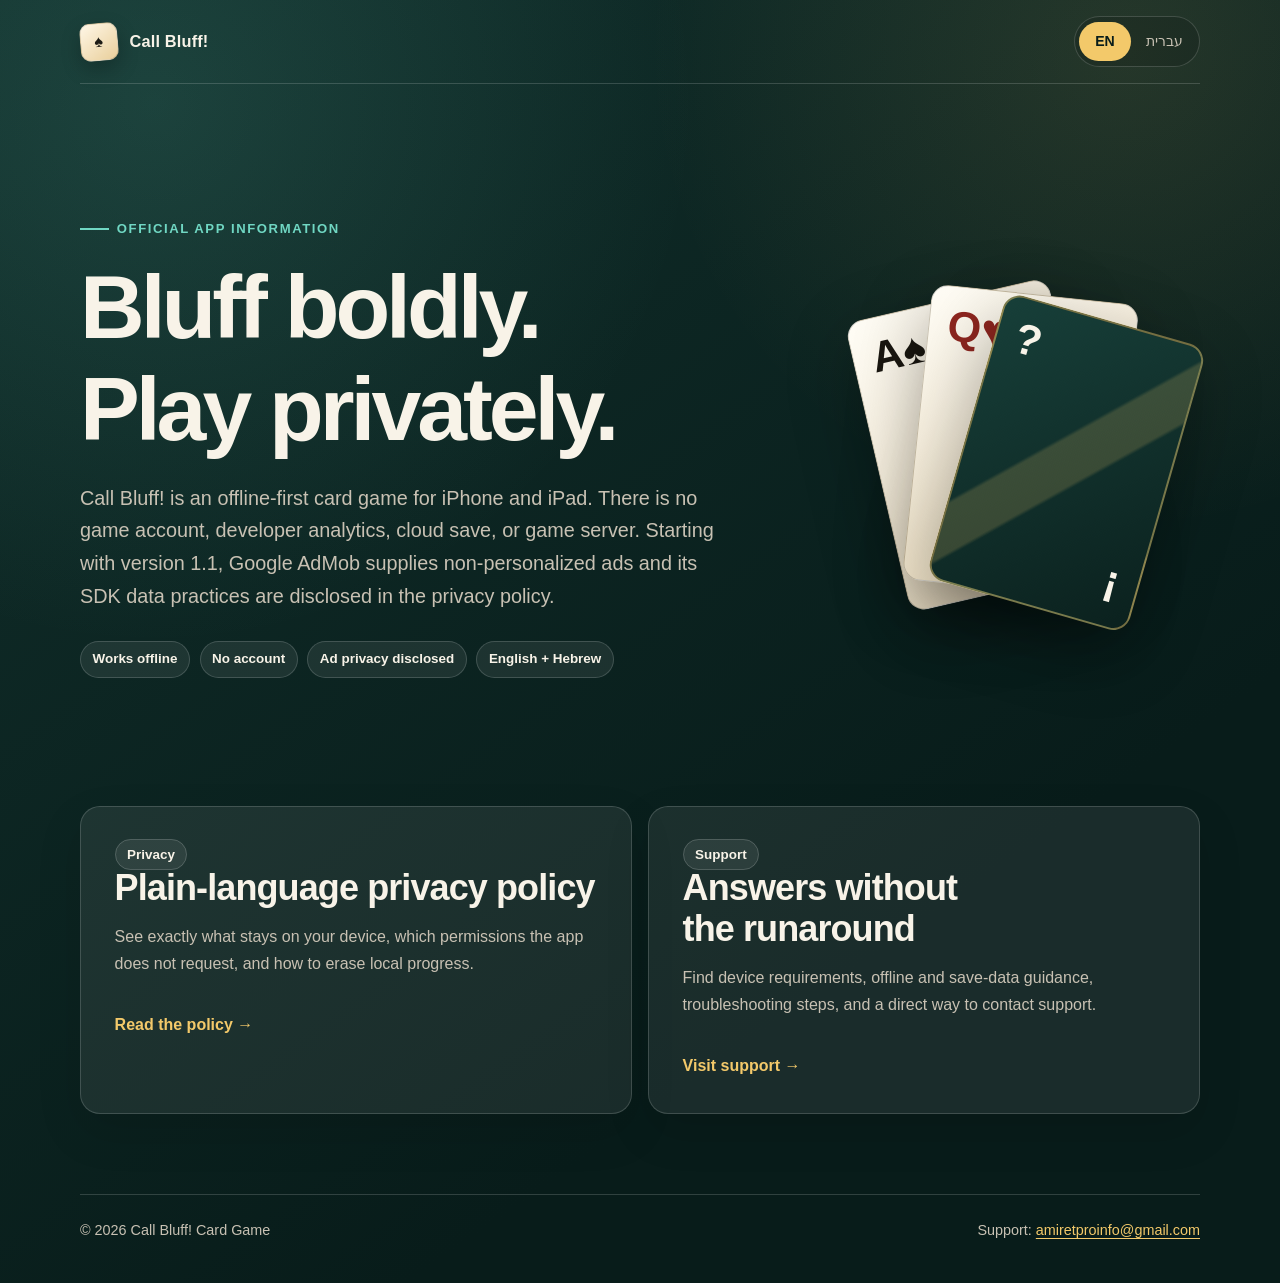
<file: index.html>
<!doctype html>
<html lang="en" dir="ltr">
  <head>
    <meta charset="utf-8">
    <meta name="viewport" content="width=device-width, initial-scale=1">
    <meta name="theme-color" content="#112f2b">
    <meta name="description" content="Official privacy and support information for Call Bluff! Card Game / שקרן! משחק הבלופים.">
    <title>Call Bluff! — Privacy &amp; Support</title>
    <link rel="stylesheet" href="assets/styles.css">
    <script src="site-config.js" defer></script>
    <script src="assets/site.js" defer></script>
  </head>
  <body>
    <a class="skip-link" href="#main">Skip to content / דילוג לתוכן</a>

    <header class="site-shell site-header">
      <a class="brand" href="index.html" data-language-aware aria-label="Call Bluff! home">
        <span class="brand-mark" aria-hidden="true">♠</span>
        <span class="brand-wordmark">Call Bluff!</span>
      </a>
      <div class="language-switcher" role="group" aria-label="Language / שפה">
        <button type="button" data-set-lang="en" aria-pressed="true">EN</button>
        <button type="button" data-set-lang="he" aria-pressed="false">עברית</button>
      </div>
    </header>

    <main id="main" class="site-shell">
      <section class="hero">
        <div class="hero-copy" data-lang-panel="en">
          <p class="eyebrow">Official app information</p>
          <h1>Bluff boldly. Play privately.</h1>
          <p class="lede">Call Bluff! is an offline-first card game for iPhone and iPad. There is no game account, developer analytics, cloud save, or game server. Starting with version 1.1, Google AdMob supplies non-personalized ads and its SDK data practices are disclosed in the privacy policy.</p>
          <ul class="trust-row" aria-label="Key privacy facts">
            <li>Works offline</li>
            <li>No account</li>
            <li>Ad privacy disclosed</li>
            <li>English + Hebrew</li>
          </ul>
        </div>

        <div class="hero-copy" data-lang-panel="he" lang="he" dir="rtl" hidden>
          <p class="eyebrow">המידע הרשמי של האפליקציה</p>
          <h1>לבלף באומץ. לשחק בפרטיות.</h1>
          <p class="lede">שקרן! הוא משחק קלפים ל־iPhone ול־iPad שתוכנן קודם כול לעבודה במצב לא מקוון. אין חשבון משחק, אנליטיקה של המפתח, שמירה בענן או שרת משחק. החל מגרסה 1.1, Google AdMob מספקת פרסומות לא־מותאמות אישית ופעולות ה־SDK שלה מפורטות במדיניות הפרטיות.</p>
          <ul class="trust-row" aria-label="עובדות פרטיות עיקריות">
            <li>עובד אופליין</li>
            <li>ללא חשבון</li>
            <li>גילוי ברור על פרטיות בפרסום</li>
            <li>עברית ואנגלית</li>
          </ul>
        </div>

        <div class="card-stack" aria-hidden="true">
          <div class="playing-card"><span>A♠</span><span>A♠</span></div>
          <div class="playing-card"><span>Q♥</span><span>Q♥</span></div>
          <div class="playing-card"><span>?</span><span>!</span></div>
        </div>
      </section>

      <section class="section-grid" data-lang-panel="en" aria-label="Privacy and support links">
        <a class="action-card" href="privacy.html" data-language-aware>
          <span class="pill">Privacy</span>
          <h2>Plain-language privacy policy</h2>
          <p>See exactly what stays on your device, which permissions the app does not request, and how to erase local progress.</p>
          <span class="arrow" aria-hidden="true">Read the policy →</span>
        </a>
        <a class="action-card" href="support.html" data-language-aware>
          <span class="pill">Support</span>
          <h2>Answers without the runaround</h2>
          <p>Find device requirements, offline and save-data guidance, troubleshooting steps, and a direct way to contact support.</p>
          <span class="arrow" aria-hidden="true">Visit support →</span>
        </a>
      </section>

      <section class="section-grid" data-lang-panel="he" lang="he" dir="rtl" aria-label="קישורים לפרטיות ולתמיכה" hidden>
        <a class="action-card" href="privacy.html" data-language-aware>
          <span class="pill">פרטיות</span>
          <h2>מדיניות פרטיות בשפה ברורה</h2>
          <p>מה נשאר במכשיר, אילו הרשאות האפליקציה אינה מבקשת ואיך מוחקים את ההתקדמות המקומית.</p>
          <span class="arrow" aria-hidden="true">לקריאת המדיניות ←</span>
        </a>
        <a class="action-card" href="support.html" data-language-aware>
          <span class="pill">תמיכה</span>
          <h2>תשובות ישר לעניין</h2>
          <p>דרישות מכשיר, עבודה אופליין, שמירת נתונים, פתרון תקלות ודרך ישירה ליצור קשר עם התמיכה.</p>
          <span class="arrow" aria-hidden="true">לעמוד התמיכה ←</span>
        </a>
      </section>
    </main>

    <footer class="site-shell site-footer">
      <p>© <span data-current-year></span> Call Bluff! Card Game</p>
      <p data-lang-panel="en">Support: <a data-support-link data-support-email data-subject="Call Bluff! Support" href="#">the configured support email</a></p>
      <p data-lang-panel="he" lang="he" dir="rtl" hidden>תמיכה: <a data-support-link data-support-email data-subject="תמיכה — שקרן!" href="#">כתובת התמיכה שהוגדרה</a></p>
    </footer>
  </body>
</html>
</file>
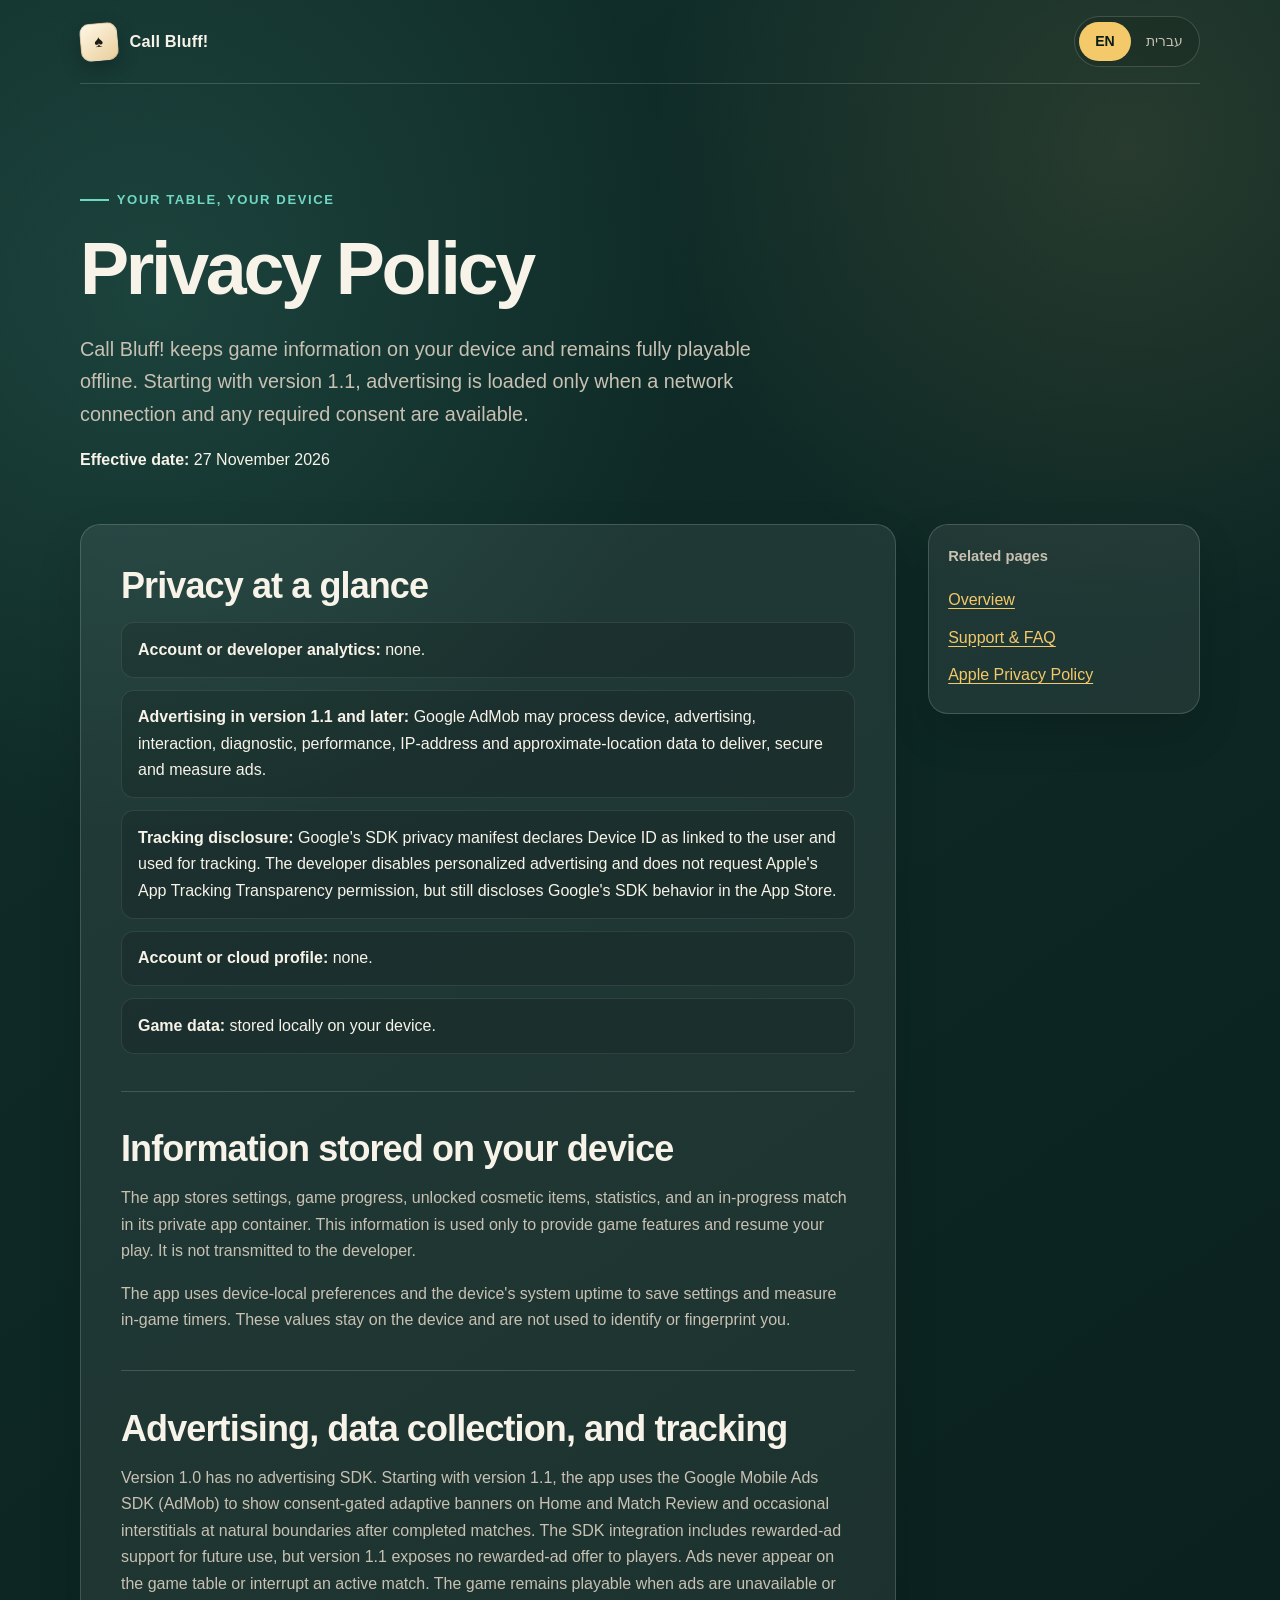
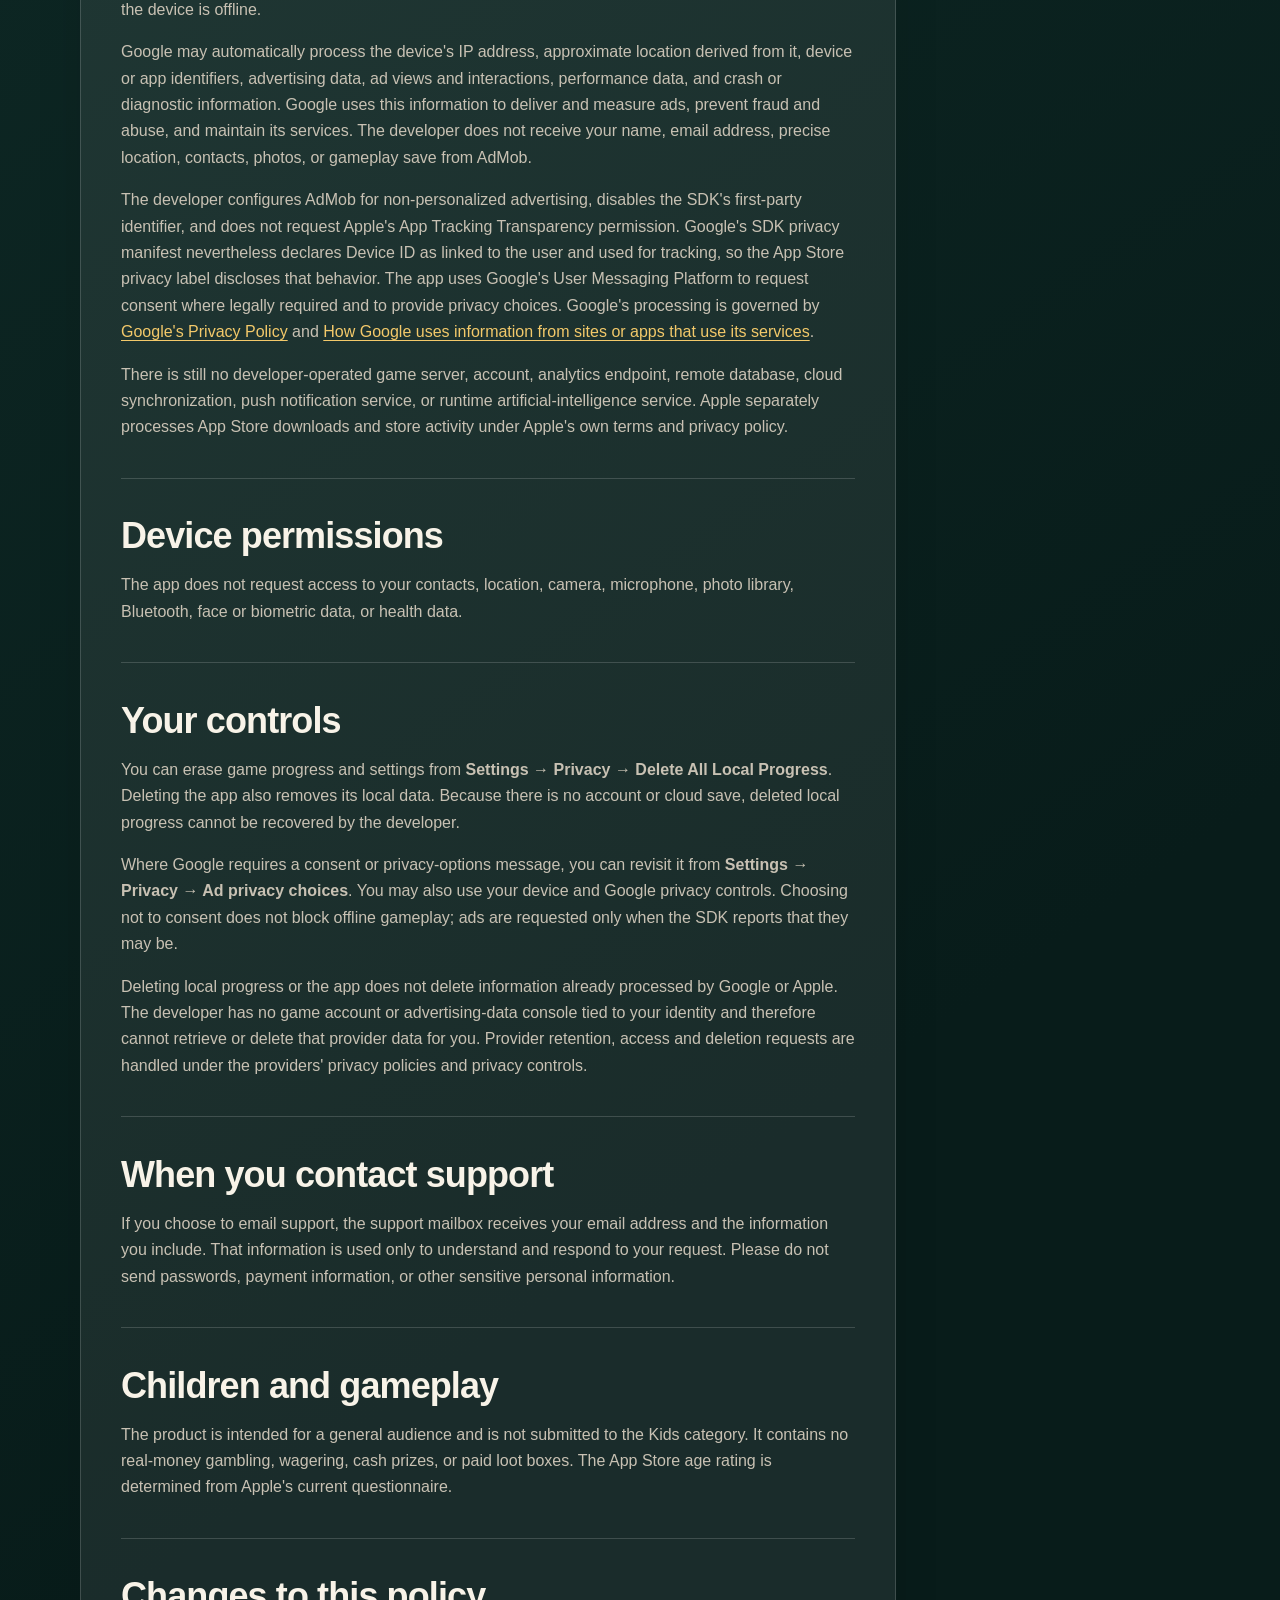
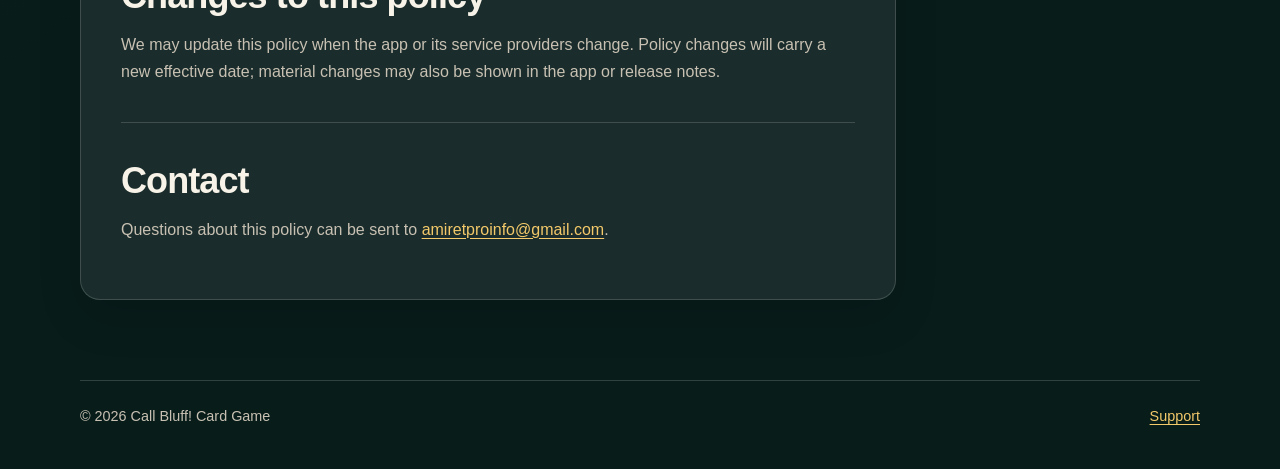
<file: privacy.html>
<!doctype html>
<html lang="en" dir="ltr">
  <head>
    <meta charset="utf-8" />
    <meta name="viewport" content="width=device-width, initial-scale=1" />
    <meta name="theme-color" content="#112f2b" />
    <meta
      name="description"
      content="Privacy Policy for Call Bluff! Card Game / שקרן! משחק הבלופים."
    />
    <title>Privacy Policy — Call Bluff!</title>
    <link rel="stylesheet" href="assets/styles.css" />
    <script src="site-config.js" defer></script>
    <script src="assets/site.js" defer></script>
  </head>
  <body>
    <a class="skip-link" href="#main">Skip to content / דילוג לתוכן</a>

    <header class="site-shell site-header">
      <a
        class="brand"
        href="index.html"
        data-language-aware
        aria-label="Call Bluff! home"
      >
        <span class="brand-mark" aria-hidden="true">♠</span>
        <span class="brand-wordmark">Call Bluff!</span>
      </a>
      <div class="language-switcher" role="group" aria-label="Language / שפה">
        <button type="button" data-set-lang="en" aria-pressed="true">EN</button>
        <button type="button" data-set-lang="he" aria-pressed="false">
          עברית
        </button>
      </div>
    </header>

    <main id="main" class="site-shell">
      <header class="document-hero" data-lang-panel="en">
        <p class="eyebrow">Your table, your device</p>
        <h1>Privacy Policy</h1>
        <p class="lede">
          Call Bluff! keeps game information on your device and remains fully
          playable offline. Starting with version 1.1, advertising is loaded
          only when a network connection and any required consent are available.
        </p>
        <p>
          <strong>Effective date:</strong>
          <time datetime="2026-11-27">27 November 2026</time>
        </p>
      </header>

      <header
        class="document-hero"
        data-lang-panel="he"
        lang="he"
        dir="rtl"
        hidden
      >
        <p class="eyebrow">השולחן שלך, המכשיר שלך</p>
        <h1>מדיניות פרטיות</h1>
        <p class="lede">
          שקרן! שומר את פרטי המשחק במכשיר ופועל באופן מלא גם אופליין. החל
          מגרסה 1.1, פרסומות נטענות רק כשיש חיבור לרשת וכאשר התקבלה הסכמה
          נדרשת, אם היא נדרשת באזור שלך.
        </p>
        <p>
          <strong>תאריך תחילה:</strong>
          <time datetime="2026-11-27">27 בנובמבר 2026</time>
        </p>
      </header>

      <div class="document-layout" data-lang-panel="en">
        <article class="content-card">
          <section aria-labelledby="privacy-summary-en">
            <h2 id="privacy-summary-en">Privacy at a glance</h2>
            <ul class="summary-list">
              <li><strong>Account or developer analytics:</strong> none.</li>
              <li>
                <strong>Advertising in version 1.1 and later:</strong> Google
                AdMob may process device, advertising, interaction, diagnostic,
                performance, IP-address and approximate-location data to deliver,
                secure and measure ads.
              </li>
              <li>
                <strong>Tracking disclosure:</strong> Google's SDK privacy
                manifest declares Device ID as linked to the user and used for
                tracking. The developer disables personalized advertising and
                does not request Apple's App Tracking Transparency permission,
                but still discloses Google's SDK behavior in the App Store.
              </li>
              <li><strong>Account or cloud profile:</strong> none.</li>
              <li>
                <strong>Game data:</strong> stored locally on your device.
              </li>
            </ul>
          </section>

          <section aria-labelledby="local-data-en">
            <h2 id="local-data-en">Information stored on your device</h2>
            <p>
              The app stores settings, game progress, unlocked cosmetic items,
              statistics, and an in-progress match in its private app container.
              This information is used only to provide game features and resume
              your play. It is not transmitted to the developer.
            </p>
            <p>
              The app uses device-local preferences and the device's system
              uptime to save settings and measure in-game timers. These values
              stay on the device and are not used to identify or fingerprint
              you.
            </p>
          </section>

          <section aria-labelledby="collection-en">
            <h2 id="collection-en">Advertising, data collection, and tracking</h2>
            <p>
              Version 1.0 has no advertising SDK. Starting with version 1.1,
              the app uses the Google Mobile Ads SDK (AdMob) to show consent-gated
              adaptive banners on Home and Match Review and occasional interstitials
              at natural boundaries after completed matches. The SDK integration
              includes rewarded-ad support for future use, but version 1.1 exposes
              no rewarded-ad offer to players. Ads never appear on the game table or
              interrupt an active match. The
              game remains playable when ads are unavailable or the device is
              offline.
            </p>
            <p>
              Google may automatically process the device's IP address,
              approximate location derived from it, device or app identifiers,
              advertising data, ad views and interactions, performance data,
              and crash or diagnostic information. Google uses this information
              to deliver and measure ads, prevent fraud and abuse, and maintain
              its services. The developer does not receive your name, email
              address, precise location, contacts, photos, or gameplay save from
              AdMob.
            </p>
            <p>
              The developer configures AdMob for non-personalized advertising,
              disables the SDK's first-party identifier, and does not request
              Apple's App Tracking Transparency permission. Google's SDK
              privacy manifest nevertheless declares Device ID as linked to the
              user and used for tracking, so the App Store privacy label
              discloses that behavior. The app uses Google's User Messaging
              Platform to request consent where legally required and to provide
              privacy choices. Google's processing is governed by
              <a href="https://policies.google.com/privacy" rel="external"
                >Google's Privacy Policy</a
              > and
              <a
                href="https://policies.google.com/technologies/partner-sites"
                rel="external"
                >How Google uses information from sites or apps that use its services</a
              >.
            </p>
            <p>
              There is still no developer-operated game server, account,
              analytics endpoint, remote database, cloud synchronization, push
              notification service, or runtime artificial-intelligence service.
              Apple separately processes App Store downloads and store activity
              under Apple's own terms and privacy policy.
            </p>
          </section>

          <section aria-labelledby="permissions-en">
            <h2 id="permissions-en">Device permissions</h2>
            <p>
              The app does not request access to your contacts, location,
              camera, microphone, photo library, Bluetooth, face or biometric
              data, or health data.
            </p>
          </section>

          <section aria-labelledby="control-en">
            <h2 id="control-en">Your controls</h2>
            <p>
              You can erase game progress and settings from
              <strong>Settings → Privacy → Delete All Local Progress</strong>.
              Deleting the app also removes its local data. Because there is no
              account or cloud save, deleted local progress cannot be recovered
              by the developer.
            </p>
            <p>
              Where Google requires a consent or privacy-options message, you
              can revisit it from <strong>Settings → Privacy → Ad privacy
              choices</strong>. You may also use your device and Google privacy
              controls. Choosing not to consent does not block offline gameplay;
              ads are requested only when the SDK reports that they may be.
            </p>
            <p>
              Deleting local progress or the app does not delete information
              already processed by Google or Apple. The developer has no game
              account or advertising-data console tied to your identity and
              therefore cannot retrieve or delete that provider data for you.
              Provider retention, access and deletion requests are handled under
              the providers' privacy policies and privacy controls.
            </p>
          </section>

          <section aria-labelledby="support-data-en">
            <h2 id="support-data-en">When you contact support</h2>
            <p>
              If you choose to email support, the support mailbox receives your
              email address and the information you include. That information is
              used only to understand and respond to your request. Please do not
              send passwords, payment information, or other sensitive personal
              information.
            </p>
          </section>

          <section aria-labelledby="children-en">
            <h2 id="children-en">Children and gameplay</h2>
            <p>
              The product is intended for a general audience and is not
              submitted to the Kids category. It contains no real-money
              gambling, wagering, cash prizes, or paid loot boxes. The App Store
              age rating is determined from Apple's current questionnaire.
            </p>
          </section>

          <section aria-labelledby="changes-en">
            <h2 id="changes-en">Changes to this policy</h2>
            <p>
              We may update this policy when the app or its service providers
              change. Policy changes will carry a new effective date; material
              changes may also be shown in the app or release notes.
            </p>
          </section>

          <section aria-labelledby="contact-en">
            <h2 id="contact-en">Contact</h2>
            <p>
              Questions about this policy can be sent to
              <a
                data-support-link
                data-support-email
                data-subject="Call Bluff! Privacy Question"
                href="#"
                >the configured support email</a
              >.
            </p>
          </section>
        </article>

        <aside class="document-aside content-card" aria-label="Related pages">
          <p><strong>Related pages</strong></p>
          <a href="index.html" data-language-aware>Overview</a>
          <a href="support.html" data-language-aware>Support &amp; FAQ</a>
          <a href="https://www.apple.com/legal/privacy/" rel="external"
            >Apple Privacy Policy</a
          >
        </aside>
      </div>

      <div
        class="document-layout"
        data-lang-panel="he"
        lang="he"
        dir="rtl"
        hidden
      >
        <article class="content-card">
          <section aria-labelledby="privacy-summary-he">
            <h2 id="privacy-summary-he">הפרטיות בקצרה</h2>
            <ul class="summary-list">
              <li><strong>חשבון או אנליטיקה של המפתח:</strong> אין.</li>
              <li>
                <strong>פרסום בגרסה 1.1 ואילך:</strong> Google AdMob עשויה לעבד
                נתוני מכשיר, פרסום, אינטראקציה, אבחון, ביצועים, כתובת IP ומיקום
                משוער לצורך הצגה, אבטחה ומדידה של פרסומות.
              </li>
              <li>
                <strong>הצהרת מעקב:</strong> מניפסט הפרטיות של ה־SDK של Google
                מצהיר שמזהה מכשיר מקושר למשתמש ומשמש למעקב. המפתח משבית פרסום
                מותאם אישית ואינו מבקש הרשאת שקיפות מעקב של Apple, אך עדיין
                מצהיר על התנהגות ה־SDK ב־App Store.
              </li>
              <li><strong>חשבון או פרופיל בענן:</strong> אין.</li>
              <li><strong>נתוני המשחק:</strong> נשמרים מקומית במכשיר.</li>
            </ul>
          </section>

          <section aria-labelledby="local-data-he">
            <h2 id="local-data-he">מידע שנשמר במכשיר</h2>
            <p>
              האפליקציה שומרת הגדרות, התקדמות במשחק, פריטים קוסמטיים שנפתחו,
              נתונים סטטיסטיים ומשחק שנמצא בעיצומו בתוך המכל הפרטי שלה במכשיר.
              המידע משמש רק להפעלת תכונות המשחק ולחזרה למשחק, ואינו נשלח למפתח.
            </p>
            <p>
              האפליקציה משתמשת בהעדפות מקומיות ובזמן הפעילות של מערכת המכשיר
              לצורך שמירת הגדרות ומדידת טיימרים במשחק. הנתונים נשארים במכשיר
              ואינם משמשים לזיהוי המשתמש או לטביעת אצבע דיגיטלית.
            </p>
          </section>

          <section aria-labelledby="collection-he">
            <h2 id="collection-he">פרסום, איסוף מידע ומעקב</h2>
            <p>
              גרסה 1.0 אינה כוללת SDK לפרסום. החל מגרסה 1.1 האפליקציה משתמשת
              ב־Google Mobile Ads SDK ‏(AdMob) להצגת באנרים בכפוף להסכמה במסכי הבית
              וסיכום המשחק, וכן לפרסומות מעבר מזדמנות בנקודות מעבר טבעיות לאחר
              סיום משחק. שילוב ה־SDK כולל תמיכה עתידית בפרסומות מתוגמלות, אך גרסה
              1.1 אינה מציגה לשחקנים הצעה כזו. פרסומות אינן מופיעות על שולחן המשחק
              ואינן קוטעות משחק פעיל.
              המשחק ממשיך לפעול כאשר אין פרסומות זמינות
              או כשהמכשיר אינו מחובר לרשת.
            </p>
            <p>
              Google עשויה לעבד באופן אוטומטי את כתובת ה־IP של המכשיר, מיקום
              משוער הנגזר ממנה, מזהי מכשיר או אפליקציה, נתוני פרסום, צפיות
              ואינטראקציות עם פרסומות, נתוני ביצועים ומידע על קריסות או אבחון.
              המידע משמש להצגה ולמדידה של פרסומות, למניעת הונאה ושימוש לרעה
              ולתחזוקת השירותים. המפתח אינו מקבל מ־AdMob את שמך, כתובת הדוא״ל,
              המיקום המדויק, אנשי הקשר, התמונות או שמירת המשחק שלך.
            </p>
            <p>
              המפתח מגדיר ב־AdMob פרסום שאינו מותאם אישית, משבית את המזהה
              מהצד הראשון של ה־SDK ואינו מבקש את הרשאת שקיפות המעקב של Apple.
              עם זאת, מניפסט הפרטיות של ה־SDK של Google מצהיר שמזהה מכשיר
              מקושר למשתמש ומשמש למעקב, ולכן תווית הפרטיות ב־App Store מגלה
              התנהגות זו. האפליקציה משתמשת ב־User Messaging Platform של Google
              כדי לבקש הסכמה במקומות שבהם הדין דורש זאת ולאפשר בחירות פרטיות.
              העיבוד של Google כפוף ל־<a href="https://policies.google.com/privacy?hl=iw" rel="external"
                >מדיניות הפרטיות של Google</a
              > ולדף
              <a
                href="https://policies.google.com/technologies/partner-sites?hl=iw"
                rel="external"
                >כיצד Google משתמשת במידע מאתרים או מאפליקציות שמשתמשים בשירותיה</a
              >.
            </p>
            <p>
              עדיין אין שרת משחק שמפעיל המפתח, חשבון, נקודת קצה לאנליטיקה,
              מסד נתונים מרוחק, סנכרון ענן, הודעות Push או שירות בינה מלאכותית
              בזמן ריצה. Apple מעבדת בנפרד הורדות ופעילות בחנות לפי התנאים
              ומדיניות הפרטיות שלה.
            </p>
          </section>

          <section aria-labelledby="permissions-he">
            <h2 id="permissions-he">הרשאות במכשיר</h2>
            <p>
              האפליקציה אינה מבקשת גישה לאנשי קשר, למיקום, למצלמה, למיקרופון,
              לספריית התמונות, ל־Bluetooth, לנתוני פנים או מידע ביומטרי, או
              למידע בריאותי.
            </p>
          </section>

          <section aria-labelledby="control-he">
            <h2 id="control-he">השליטה בידיך</h2>
            <p>
              אפשר למחוק את התקדמות המשחק וההגדרות דרך
              <strong>הגדרות ← פרטיות ← מחיקת כל ההתקדמות המקומית</strong>. גם
              מחיקת האפליקציה מסירה את הנתונים המקומיים. מאחר שאין חשבון או
              שמירה בענן, המפתח אינו יכול לשחזר התקדמות מקומית שנמחקה.
            </p>
            <p>
              כאשר Google דורשת הודעת הסכמה או אפשרויות פרטיות, אפשר לפתוח
              אותה שוב דרך <strong>הגדרות ← פרטיות ← אפשרויות פרטיות לפרסום</strong>.
              אפשר להשתמש גם בבקרות הפרטיות של המכשיר ושל Google. בחירה שלא
              להסכים אינה חוסמת משחק אופליין; האפליקציה מבקשת פרסומות רק כאשר
              ה־SDK מדווח שמותר לעשות זאת.
            </p>
            <p>
              מחיקת ההתקדמות המקומית או האפליקציה אינה מוחקת מידע שכבר עובד
              בידי Google או Apple. למפתח אין חשבון משחק או מסוף נתוני פרסום
              שמקושר לזהות שלך, ולכן הוא אינו יכול לאחזר או למחוק עבורך את נתוני
              הספקים. תקופות שמירה ובקשות גישה או מחיקה מטופלות לפי מדיניות
              הפרטיות ובקרות הפרטיות של הספקים.
            </p>
          </section>

          <section aria-labelledby="support-data-he">
            <h2 id="support-data-he">בעת פנייה לתמיכה</h2>
            <p>
              אם בחרת לפנות לתמיכה בדוא״ל, תיבת התמיכה תקבל את כתובת הדוא״ל שלך
              ואת המידע שצירפת. מידע זה משמש רק להבנת הפנייה ולמענה עליה. אין
              לשלוח סיסמאות, פרטי תשלום או מידע אישי רגיש אחר.
            </p>
          </section>

          <section aria-labelledby="children-he">
            <h2 id="children-he">ילדים ואופי המשחק</h2>
            <p>
              המוצר מיועד לקהל כללי ואינו מוגש לקטגוריית הילדים. אין בו הימורים
              בכסף אמיתי, התערבות, פרסים כספיים או תיבות שלל בתשלום. דירוג הגיל
              ב־App Store נקבע לפי השאלון העדכני של Apple.
            </p>
          </section>

          <section aria-labelledby="changes-he">
            <h2 id="changes-he">שינויים במדיניות</h2>
            <p>
              אנו עשויים לעדכן מדיניות זו כאשר האפליקציה או ספקי השירות שלה
              משתנים. לכל שינוי יהיה תאריך תחילה חדש; שינוי מהותי עשוי להופיע
              גם באפליקציה או בהערות הגרסה.
            </p>
          </section>

          <section aria-labelledby="contact-he">
            <h2 id="contact-he">יצירת קשר</h2>
            <p>
              שאלות על המדיניות אפשר לשלוח אל
              <a
                data-support-link
                data-support-email
                data-subject="שאלת פרטיות — שקרן!"
                href="#"
                >כתובת התמיכה שהוגדרה</a
              >.
            </p>
          </section>
        </article>

        <aside class="document-aside content-card" aria-label="עמודים קשורים">
          <p><strong>עמודים קשורים</strong></p>
          <a href="index.html" data-language-aware>סקירה</a>
          <a href="support.html" data-language-aware>תמיכה ושאלות נפוצות</a>
          <a href="https://www.apple.com/legal/privacy/he/" rel="external"
            >מדיניות הפרטיות של Apple</a
          >
        </aside>
      </div>
    </main>

    <footer class="site-shell site-footer">
      <p>© <span data-current-year></span> Call Bluff! Card Game</p>
      <p data-lang-panel="en">
        <a href="support.html" data-language-aware>Support</a>
      </p>
      <p data-lang-panel="he" lang="he" dir="rtl" hidden>
        <a href="support.html" data-language-aware>תמיכה</a>
      </p>
    </footer>
  </body>
</html>
</file>
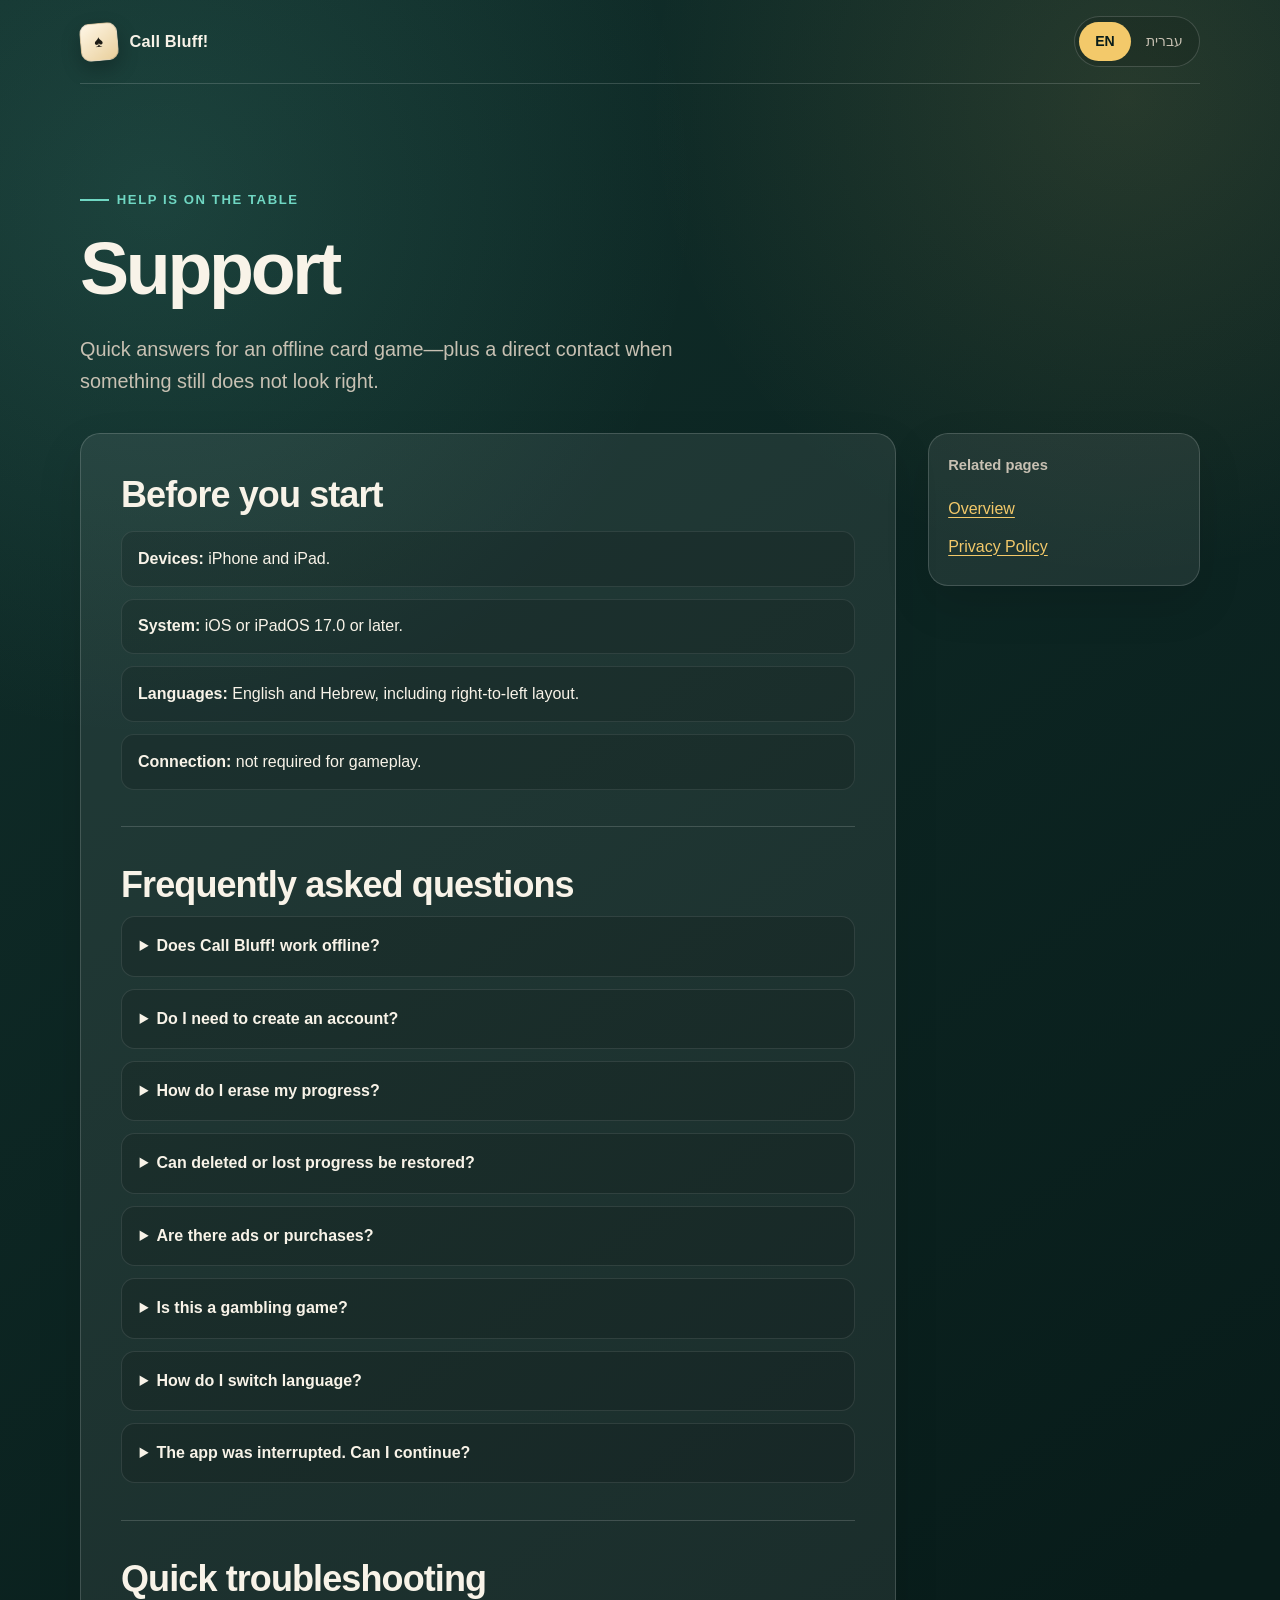
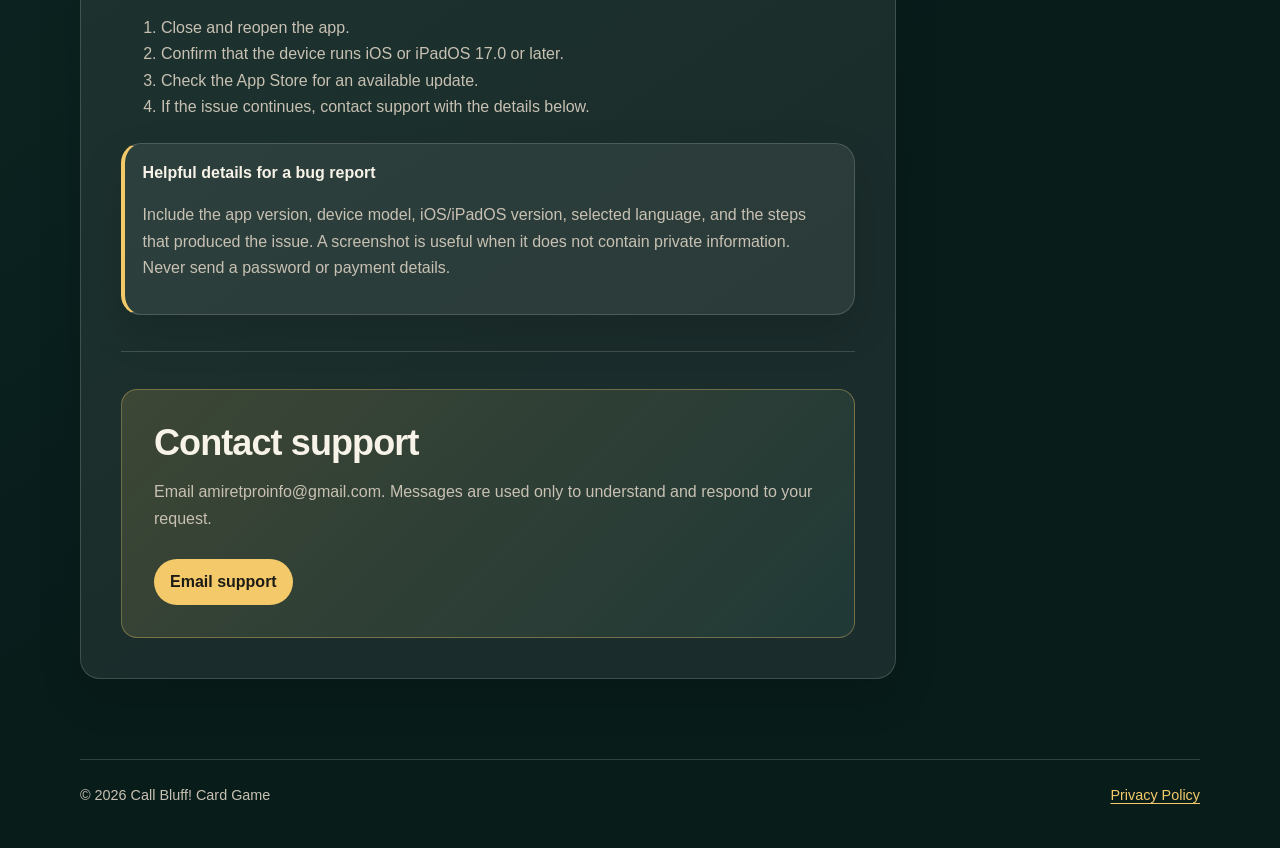
<file: support.html>
<!doctype html>
<html lang="en" dir="ltr">
  <head>
    <meta charset="utf-8">
    <meta name="viewport" content="width=device-width, initial-scale=1">
    <meta name="theme-color" content="#112f2b">
    <meta name="description" content="Support and frequently asked questions for Call Bluff! Card Game / שקרן! משחק הבלופים.">
    <title>Support — Call Bluff!</title>
    <link rel="stylesheet" href="assets/styles.css">
    <script src="site-config.js" defer></script>
    <script src="assets/site.js" defer></script>
  </head>
  <body>
    <a class="skip-link" href="#main">Skip to content / דילוג לתוכן</a>

    <header class="site-shell site-header">
      <a class="brand" href="index.html" data-language-aware aria-label="Call Bluff! home">
        <span class="brand-mark" aria-hidden="true">♠</span>
        <span class="brand-wordmark">Call Bluff!</span>
      </a>
      <div class="language-switcher" role="group" aria-label="Language / שפה">
        <button type="button" data-set-lang="en" aria-pressed="true">EN</button>
        <button type="button" data-set-lang="he" aria-pressed="false">עברית</button>
      </div>
    </header>

    <main id="main" class="site-shell">
      <header class="document-hero" data-lang-panel="en">
        <p class="eyebrow">Help is on the table</p>
        <h1>Support</h1>
        <p class="lede">Quick answers for an offline card game—plus a direct contact when something still does not look right.</p>
      </header>

      <header class="document-hero" data-lang-panel="he" lang="he" dir="rtl" hidden>
        <p class="eyebrow">העזרה על השולחן</p>
        <h1>תמיכה</h1>
        <p class="lede">תשובות מהירות למשחק קלפים אופליין, ודרך ישירה ליצור קשר כשמשהו עדיין לא מסתדר.</p>
      </header>

      <div class="document-layout" data-lang-panel="en">
        <article class="content-card">
          <section aria-labelledby="requirements-en">
            <h2 id="requirements-en">Before you start</h2>
            <ul class="summary-list">
              <li><strong>Devices:</strong> iPhone and iPad.</li>
              <li><strong>System:</strong> iOS or iPadOS 17.0 or later.</li>
              <li><strong>Languages:</strong> English and Hebrew, including right-to-left layout.</li>
              <li><strong>Connection:</strong> not required for gameplay.</li>
            </ul>
          </section>

          <section aria-labelledby="faq-en">
            <h2 id="faq-en">Frequently asked questions</h2>
            <div class="faq-list">
              <details>
                <summary>Does Call Bluff! work offline?</summary>
                <p>Yes. Matches, bots, progression, daily content, settings, and saved games work without an internet connection. Starting with version 1.1, ads are simply unavailable while offline; gameplay is never blocked.</p>
              </details>
              <details>
                <summary>Do I need to create an account?</summary>
                <p>No. There is no sign-up, login, cloud profile, or game server. Your progress belongs to the local app installation on your device.</p>
              </details>
              <details>
                <summary>How do I erase my progress?</summary>
                <p>Open <strong>Settings → Privacy → Delete All Local Progress</strong> and confirm the deletion. You can also remove all local data by deleting the app.</p>
              </details>
              <details>
                <summary>Can deleted or lost progress be restored?</summary>
                <p>No. The app does not use an account or cloud save, so the developer has no copy of your progress. Deleting the app or clearing local progress is permanent.</p>
              </details>
              <details>
                <summary>Are there ads or purchases?</summary>
                <p>Version 1.0 contains no ads. Starting with version 1.1, consent-gated banners may appear on Home and Match Review, and occasional interstitials may appear only after completed matches—never on the game table or during active play. There are currently no in-app purchases and no user-facing rewarded-ad offer. Ad privacy choices are available under <strong>Settings → Privacy</strong> when required.</p>
              </details>
              <details>
                <summary>Is this a gambling game?</summary>
                <p>No. Bluffing is part of the traditional card-game rules, but there is no real money, wagering, casino mechanic, cash prize, or paid loot box.</p>
              </details>
              <details>
                <summary>How do I switch language?</summary>
                <p>Use the language option in the app's Settings. English and Hebrew are fully supported, and Hebrew uses a right-to-left interface.</p>
              </details>
              <details>
                <summary>The app was interrupted. Can I continue?</summary>
                <p>Usually, yes. An in-progress match is saved locally so you can return after moving the app to the background or reopening it. If the app was deleted or local progress was cleared, that match cannot be recovered.</p>
              </details>
            </div>
          </section>

          <section aria-labelledby="troubleshooting-en">
            <h2 id="troubleshooting-en">Quick troubleshooting</h2>
            <ol>
              <li>Close and reopen the app.</li>
              <li>Confirm that the device runs iOS or iPadOS 17.0 or later.</li>
              <li>Check the App Store for an available update.</li>
              <li>If the issue continues, contact support with the details below.</li>
            </ol>
            <div class="notice">
              <strong>Helpful details for a bug report</strong>
              <p>Include the app version, device model, iOS/iPadOS version, selected language, and the steps that produced the issue. A screenshot is useful when it does not contain private information. Never send a password or payment details.</p>
            </div>
          </section>

          <section aria-labelledby="contact-support-en">
            <div class="contact-box">
              <h2 id="contact-support-en">Contact support</h2>
              <p>Email <span data-support-email>the configured support address</span>. Messages are used only to understand and respond to your request.</p>
              <a class="button-link" data-support-link data-subject="Call Bluff! Support Request" href="#">Email support</a>
            </div>
          </section>
        </article>

        <aside class="document-aside content-card" aria-label="Related pages">
          <p><strong>Related pages</strong></p>
          <a href="index.html" data-language-aware>Overview</a>
          <a href="privacy.html" data-language-aware>Privacy Policy</a>
        </aside>
      </div>

      <div class="document-layout" data-lang-panel="he" lang="he" dir="rtl" hidden>
        <article class="content-card">
          <section aria-labelledby="requirements-he">
            <h2 id="requirements-he">לפני שמתחילים</h2>
            <ul class="summary-list">
              <li><strong>מכשירים:</strong> iPhone ו־iPad.</li>
              <li><strong>מערכת:</strong> iOS או iPadOS בגרסה 17.0 ואילך.</li>
              <li><strong>שפות:</strong> עברית ואנגלית, כולל ממשק מימין לשמאל.</li>
              <li><strong>חיבור לאינטרנט:</strong> אינו נדרש למשחק.</li>
            </ul>
          </section>

          <section aria-labelledby="faq-he">
            <h2 id="faq-he">שאלות נפוצות</h2>
            <div class="faq-list">
              <details>
                <summary>האם שקרן! עובד ללא חיבור לאינטרנט?</summary>
                <p>כן. משחקים, בוטים, התקדמות, תוכן יומי, הגדרות ומשחקים שמורים פועלים ללא חיבור. החל מגרסה 1.1, פרסומות פשוט אינן זמינות במצב אופליין והמשחק לעולם אינו נחסם.</p>
              </details>
              <details>
                <summary>האם צריך ליצור חשבון?</summary>
                <p>לא. אין הרשמה, התחברות, פרופיל בענן או שרת משחק. ההתקדמות שייכת להתקנה המקומית של האפליקציה במכשיר שלך.</p>
              </details>
              <details>
                <summary>איך מוחקים את ההתקדמות?</summary>
                <p>פותחים <strong>הגדרות ← פרטיות ← מחיקת כל ההתקדמות המקומית</strong> ומאשרים את המחיקה. אפשר להסיר את כל הנתונים המקומיים גם באמצעות מחיקת האפליקציה.</p>
              </details>
              <details>
                <summary>האם אפשר לשחזר התקדמות שנמחקה או אבדה?</summary>
                <p>לא. האפליקציה אינה משתמשת בחשבון או בשמירה בענן, ולכן אין למפתח עותק של ההתקדמות. מחיקת האפליקציה או איפוס ההתקדמות המקומית הן פעולות קבועות.</p>
              </details>
              <details>
                <summary>האם יש פרסומות או רכישות?</summary>
                <p>גרסה 1.0 אינה כוללת פרסומות. החל מגרסה 1.1 עשויים להופיע באנרים בכפוף להסכמה במסכי הבית וסיכום המשחק, ופרסומות מעבר מזדמנות רק לאחר סיום משחק—לעולם לא על שולחן המשחק או במהלך משחק פעיל. אין כרגע רכישות בתוך האפליקציה ואין הצעת פרסומת מתוגמלת שחשופה למשתמשים. אפשרויות פרטיות לפרסום זמינות תחת <strong>הגדרות ← פרטיות</strong> כאשר הן נדרשות.</p>
              </details>
              <details>
                <summary>האם זה משחק הימורים?</summary>
                <p>לא. בלוף הוא חלק מחוקי משחק הקלפים המסורתי, אך אין במשחק כסף אמיתי, התערבות, מנגנון קזינו, פרסים כספיים או תיבות שלל בתשלום.</p>
              </details>
              <details>
                <summary>איך מחליפים שפה?</summary>
                <p>משתמשים באפשרות השפה בהגדרות האפליקציה. עברית ואנגלית נתמכות באופן מלא, והממשק בעברית מוצג מימין לשמאל.</p>
              </details>
              <details>
                <summary>האפליקציה הופסקה באמצע. אפשר להמשיך?</summary>
                <p>בדרך כלל כן. משחק שנמצא בעיצומו נשמר מקומית, כדי שאפשר יהיה לחזור לאחר מעבר לרקע או פתיחה מחדש. אם האפליקציה נמחקה או שההתקדמות המקומית אופסה, אי אפשר לשחזר את המשחק.</p>
              </details>
            </div>
          </section>

          <section aria-labelledby="troubleshooting-he">
            <h2 id="troubleshooting-he">פתרון תקלות מהיר</h2>
            <ol>
              <li>סוגרים ופותחים מחדש את האפליקציה.</li>
              <li>מוודאים שבמכשיר מותקנת iOS או iPadOS בגרסה 17.0 ואילך.</li>
              <li>בודקים ב־App Store אם קיים עדכון.</li>
              <li>אם הבעיה נמשכת, פונים לתמיכה עם הפרטים הבאים.</li>
            </ol>
            <div class="notice">
              <strong>פרטים שיעזרו לבדוק תקלה</strong>
              <p>כדאי לצרף את גרסת האפליקציה, דגם המכשיר, גרסת iOS או iPadOS, השפה שנבחרה והשלבים שגרמו לבעיה. צילום מסך יכול לעזור אם אינו מכיל מידע פרטי. אין לשלוח סיסמה או פרטי תשלום.</p>
            </div>
          </section>

          <section aria-labelledby="contact-support-he">
            <div class="contact-box">
              <h2 id="contact-support-he">יצירת קשר עם התמיכה</h2>
              <p>אפשר לשלוח דוא״ל אל <span data-support-email>כתובת התמיכה שהוגדרה</span>. ההודעות משמשות רק להבנת הפנייה ולמענה עליה.</p>
              <a class="button-link" data-support-link data-subject="בקשת תמיכה — שקרן!" href="#">שליחת דוא״ל לתמיכה</a>
            </div>
          </section>
        </article>

        <aside class="document-aside content-card" aria-label="עמודים קשורים">
          <p><strong>עמודים קשורים</strong></p>
          <a href="index.html" data-language-aware>סקירה</a>
          <a href="privacy.html" data-language-aware>מדיניות פרטיות</a>
        </aside>
      </div>
    </main>

    <footer class="site-shell site-footer">
      <p>© <span data-current-year></span> Call Bluff! Card Game</p>
      <p data-lang-panel="en"><a href="privacy.html" data-language-aware>Privacy Policy</a></p>
      <p data-lang-panel="he" lang="he" dir="rtl" hidden><a href="privacy.html" data-language-aware>מדיניות פרטיות</a></p>
    </footer>
  </body>
</html>
</file>
<file: assets/styles.css>
:root {
  color-scheme: dark;
  --ink: #f8f3e8;
  --muted: #c8c1b3;
  --felt: #112f2b;
  --felt-deep: #081c1a;
  --surface: rgba(255, 255, 255, 0.075);
  --surface-strong: rgba(255, 255, 255, 0.12);
  --line: rgba(255, 255, 255, 0.16);
  --gold: #f3c96a;
  --gold-deep: #b77b27;
  --coral: #ff806a;
  --teal: #70d7c3;
  --shadow: 0 24px 70px rgba(0, 0, 0, 0.32);
  font-family: Inter, ui-rounded, "SF Pro Rounded", "Segoe UI", Arial, sans-serif;
  font-synthesis: none;
}

* {
  box-sizing: border-box;
}

html {
  min-height: 100%;
  background: var(--felt-deep);
  scroll-behavior: smooth;
}

body {
  min-height: 100vh;
  margin: 0;
  color: var(--ink);
  background:
    radial-gradient(circle at 12% 8%, rgba(112, 215, 195, 0.13), transparent 34rem),
    radial-gradient(circle at 88% 4%, rgba(243, 201, 106, 0.11), transparent 30rem),
    linear-gradient(145deg, var(--felt), var(--felt-deep) 72%);
  line-height: 1.65;
}

body::before {
  position: fixed;
  inset: 0;
  z-index: -1;
  content: "";
  opacity: 0.18;
  pointer-events: none;
  background-image: repeating-linear-gradient(125deg, transparent 0 17px, rgba(255, 255, 255, 0.025) 18px 19px);
}

a {
  color: var(--gold);
  text-underline-offset: 0.2em;
}

a:hover {
  color: #ffe3a2;
}

button,
a {
  -webkit-tap-highlight-color: transparent;
}

:focus-visible {
  outline: 3px solid var(--teal);
  outline-offset: 4px;
  border-radius: 0.25rem;
}

.skip-link {
  position: fixed;
  inset-block-start: 0.75rem;
  inset-inline-start: 0.75rem;
  z-index: 20;
  padding: 0.65rem 0.9rem;
  color: var(--felt-deep);
  background: var(--ink);
  border-radius: 0.65rem;
  transform: translateY(-180%);
  transition: transform 160ms ease;
}

.skip-link:focus {
  transform: translateY(0);
}

.site-shell {
  width: min(70rem, calc(100% - 2rem));
  margin-inline: auto;
}

.site-header {
  display: flex;
  align-items: center;
  justify-content: space-between;
  gap: 1rem;
  min-height: 5.25rem;
  border-bottom: 1px solid var(--line);
}

.brand {
  display: inline-flex;
  align-items: center;
  gap: 0.75rem;
  color: var(--ink);
  font-size: 1.02rem;
  font-weight: 800;
  letter-spacing: 0.01em;
  text-decoration: none;
}

.brand-mark {
  display: grid;
  width: 2.35rem;
  aspect-ratio: 1;
  place-items: center;
  color: #1d1b15;
  background: linear-gradient(145deg, #fff7e7, #e9cf9b);
  border: 1px solid rgba(0, 0, 0, 0.14);
  border-radius: 0.65rem;
  box-shadow: 0 8px 20px rgba(0, 0, 0, 0.24);
  transform: rotate(-5deg);
}

.language-switcher {
  display: inline-flex;
  gap: 0.25rem;
  padding: 0.28rem;
  border: 1px solid var(--line);
  border-radius: 999px;
  background: rgba(0, 0, 0, 0.12);
}

.language-switcher button {
  min-width: 3.2rem;
  padding: 0.5rem 0.72rem;
  color: var(--muted);
  font: inherit;
  font-size: 0.88rem;
  font-weight: 750;
  cursor: pointer;
  background: transparent;
  border: 0;
  border-radius: 999px;
}

.language-switcher button.is-active {
  color: var(--felt-deep);
  background: var(--gold);
}

.hero {
  display: grid;
  grid-template-columns: minmax(0, 1.25fr) minmax(15rem, 0.75fr);
  gap: clamp(2rem, 6vw, 5.5rem);
  align-items: center;
  padding-block: clamp(4.5rem, 10vw, 8.5rem);
}

.eyebrow {
  display: inline-flex;
  align-items: center;
  gap: 0.5rem;
  margin: 0 0 1rem;
  color: var(--teal);
  font-size: 0.82rem;
  font-weight: 800;
  letter-spacing: 0.12em;
  text-transform: uppercase;
}

.eyebrow::before {
  width: 1.8rem;
  height: 2px;
  content: "";
  background: currentColor;
}

h1,
h2,
h3 {
  line-height: 1.14;
  text-wrap: balance;
}

h1 {
  max-width: 13ch;
  margin: 0;
  font-size: clamp(2.8rem, 7vw, 5.7rem);
  letter-spacing: -0.045em;
}

h2 {
  margin-block: 0 0.7rem;
  font-size: clamp(1.55rem, 3vw, 2.25rem);
  letter-spacing: -0.025em;
}

h3 {
  margin-block: 0 0.45rem;
  font-size: 1.08rem;
}

.lede {
  max-width: 42rem;
  margin-block: 1.35rem 0;
  color: var(--muted);
  font-size: clamp(1.05rem, 2vw, 1.24rem);
}

.trust-row {
  display: flex;
  flex-wrap: wrap;
  gap: 0.6rem;
  margin-block: 1.75rem 0;
  padding: 0;
  list-style: none;
}

.trust-row li,
.pill {
  padding: 0.42rem 0.72rem;
  color: var(--ink);
  font-size: 0.84rem;
  font-weight: 700;
  background: var(--surface);
  border: 1px solid var(--line);
  border-radius: 999px;
}

.card-stack {
  position: relative;
  min-height: 19rem;
  isolation: isolate;
}

.playing-card {
  position: absolute;
  inset-block-start: 50%;
  inset-inline-start: 50%;
  display: flex;
  width: clamp(9.5rem, 22vw, 13rem);
  aspect-ratio: 0.7;
  flex-direction: column;
  justify-content: space-between;
  padding: 1.15rem;
  color: #191610;
  background: linear-gradient(145deg, #fffdf6, #ead9b6);
  border: 1px solid rgba(0, 0, 0, 0.18);
  border-radius: 1.1rem;
  box-shadow: var(--shadow);
}

.playing-card span {
  font-size: clamp(1.9rem, 4vw, 2.7rem);
  font-weight: 900;
  line-height: 1;
}

.playing-card span:last-child {
  align-self: flex-end;
  transform: rotate(180deg);
}

.playing-card:nth-child(1) {
  transform: translate(-62%, -50%) rotate(-13deg);
}

.playing-card:nth-child(2) {
  color: #8e261f;
  transform: translate(-42%, -51%) rotate(6deg);
}

.playing-card:nth-child(3) {
  color: var(--ink);
  background:
    linear-gradient(135deg, transparent 43%, rgba(243, 201, 106, 0.18) 44% 56%, transparent 57%),
    linear-gradient(145deg, #173f39, #0b211e);
  border: 2px solid rgba(243, 201, 106, 0.45);
  transform: translate(-20%, -44%) rotate(16deg);
}

.section-grid {
  display: grid;
  grid-template-columns: repeat(2, minmax(0, 1fr));
  gap: 1rem;
  padding-block: 0 5rem;
}

.action-card,
.content-card,
.notice {
  background: var(--surface);
  border: 1px solid var(--line);
  border-radius: 1.25rem;
  box-shadow: 0 18px 45px rgba(0, 0, 0, 0.12);
}

.action-card {
  display: block;
  min-height: 13rem;
  padding: clamp(1.35rem, 4vw, 2.1rem);
  color: inherit;
  text-decoration: none;
  transition: border-color 160ms ease, transform 160ms ease, background 160ms ease;
}

.action-card:hover {
  color: inherit;
  background: var(--surface-strong);
  border-color: rgba(243, 201, 106, 0.54);
  transform: translateY(-3px);
}

.action-card p,
.content-card p,
.content-card li,
.notice p {
  color: var(--muted);
}

.action-card .arrow {
  display: inline-block;
  margin-block-start: 1.2rem;
  color: var(--gold);
  font-weight: 800;
}

.document-hero {
  max-width: 52rem;
  padding-block: clamp(3.5rem, 8vw, 6.2rem) 2.2rem;
}

.document-hero h1 {
  max-width: 18ch;
  font-size: clamp(2.5rem, 6vw, 4.6rem);
}

.document-layout {
  display: grid;
  grid-template-columns: minmax(0, 1fr) 17rem;
  gap: 2rem;
  align-items: start;
  padding-block-end: 5rem;
}

.content-card {
  padding: clamp(1.35rem, 4vw, 2.5rem);
}

.content-card section + section {
  margin-block-start: 2.3rem;
  padding-block-start: 2.3rem;
  border-top: 1px solid var(--line);
}

.content-card ul {
  padding-inline-start: 1.3rem;
}

.summary-list {
  display: grid;
  gap: 0.75rem;
  padding: 0 !important;
  list-style: none;
}

.summary-list li {
  padding: 0.85rem 1rem;
  color: var(--ink);
  background: rgba(0, 0, 0, 0.13);
  border: 1px solid rgba(255, 255, 255, 0.09);
  border-radius: 0.8rem;
}

.document-aside {
  position: sticky;
  inset-block-start: 1rem;
  padding: 1.2rem;
}

.document-aside p {
  margin-block: 0 0.8rem;
  font-size: 0.92rem;
}

.document-aside a {
  display: block;
  padding-block: 0.35rem;
}

.notice {
  margin-block: 1.4rem;
  padding: 1rem 1.1rem;
  border-inline-start: 4px solid var(--gold);
}

.notice strong {
  display: block;
  margin-block-end: 0.2rem;
}

.faq-list {
  display: grid;
  gap: 0.75rem;
}

.faq-list details {
  overflow: clip;
  background: rgba(0, 0, 0, 0.13);
  border: 1px solid rgba(255, 255, 255, 0.1);
  border-radius: 0.85rem;
}

.faq-list summary {
  padding: 1rem 1.1rem;
  font-weight: 780;
  cursor: pointer;
}

.faq-list details p,
.faq-list details ul {
  margin-block: 0;
  padding: 0 1.1rem 1.1rem;
}

.contact-box {
  padding: clamp(1.25rem, 4vw, 2rem);
  background: linear-gradient(135deg, rgba(243, 201, 106, 0.16), rgba(112, 215, 195, 0.08));
  border: 1px solid rgba(243, 201, 106, 0.35);
  border-radius: 1rem;
}

.button-link {
  display: inline-flex;
  align-items: center;
  min-height: 2.75rem;
  margin-block-start: 0.7rem;
  padding: 0.6rem 1rem;
  color: #1d1b15;
  font-weight: 800;
  text-decoration: none;
  background: var(--gold);
  border-radius: 999px;
}

.button-link:hover {
  color: #000;
  background: #ffe3a2;
}

.configuration-placeholder {
  text-decoration: underline wavy var(--coral);
  text-underline-offset: 0.2em;
}

.site-footer {
  display: flex;
  flex-wrap: wrap;
  justify-content: space-between;
  gap: 0.75rem 1.5rem;
  padding-block: 1.5rem 2.5rem;
  color: var(--muted);
  font-size: 0.9rem;
  border-top: 1px solid var(--line);
}

.site-footer p {
  margin: 0;
}

[hidden] {
  display: none !important;
}

@media (max-width: 760px) {
  .hero,
  .document-layout {
    grid-template-columns: 1fr;
  }

  .hero {
    padding-block-start: 3.4rem;
  }

  .hero-copy {
    z-index: 1;
  }

  .card-stack {
    min-height: 15rem;
    order: -1;
  }

  .playing-card {
    width: 9rem;
  }

  .section-grid {
    grid-template-columns: 1fr;
  }

  .document-aside {
    position: static;
    order: -1;
  }
}

@media (max-width: 430px) {
  .site-shell {
    width: min(100% - 1.2rem, 70rem);
  }

  .site-header {
    min-height: 4.7rem;
  }

  .brand-wordmark {
    display: none;
  }

  .content-card {
    border-radius: 1rem;
  }
}

@media (prefers-reduced-motion: reduce) {
  html {
    scroll-behavior: auto;
  }

  *,
  *::before,
  *::after {
    scroll-behavior: auto !important;
    transition-duration: 0.01ms !important;
    animation-duration: 0.01ms !important;
    animation-iteration-count: 1 !important;
  }
}

@media print {
  :root {
    color-scheme: light;
  }

  body {
    color: #111;
    background: #fff;
  }

  .site-header,
  .document-aside,
  .site-footer,
  .skip-link {
    display: none;
  }

  .site-shell,
  .document-layout {
    width: 100%;
    display: block;
  }

  .content-card {
    padding: 0;
    color: #111;
    background: #fff;
    border: 0;
    box-shadow: none;
  }

  .content-card p,
  .content-card li {
    color: #222;
  }
}
</file>
